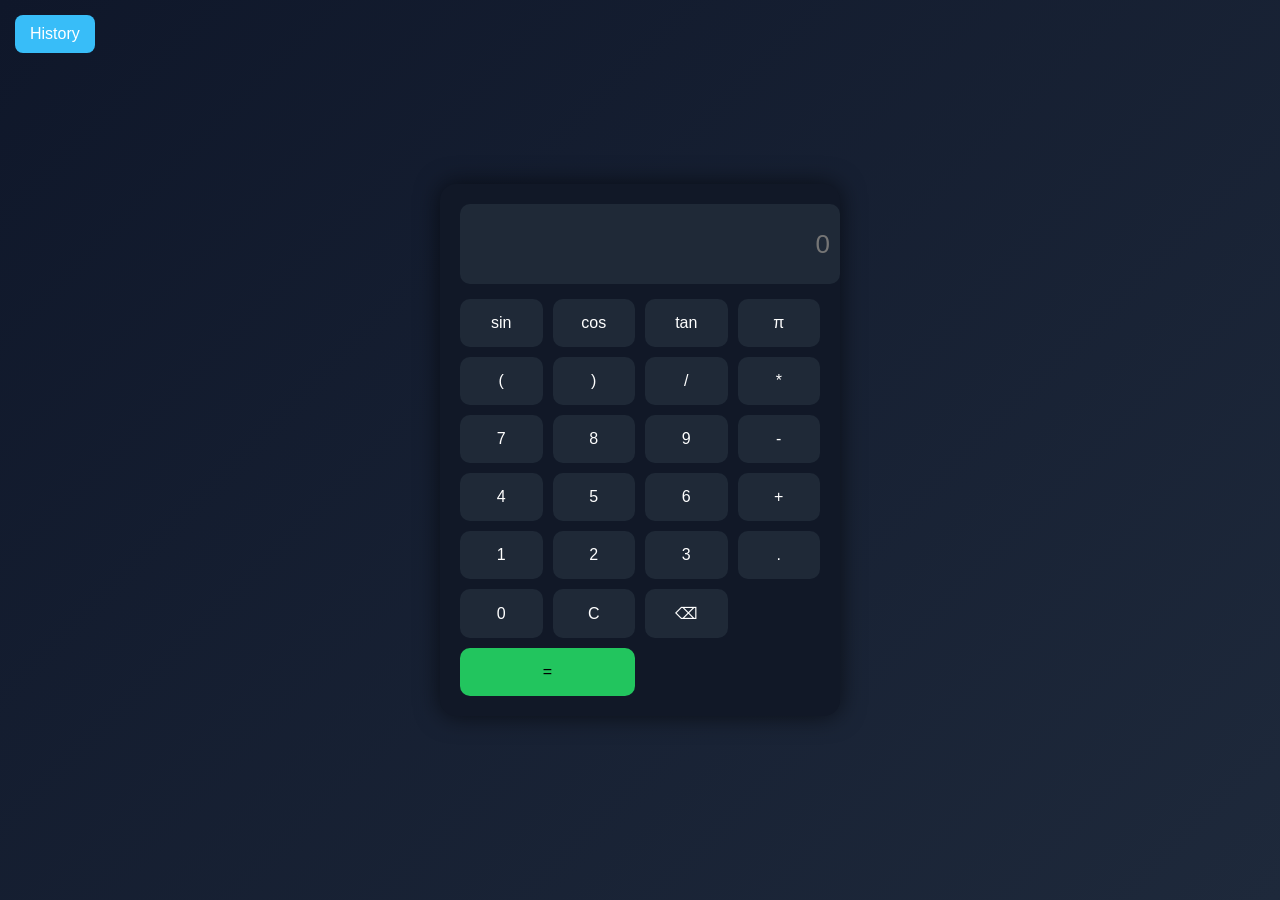
<file: Calculator/index.html>
<!DOCTYPE html>
<html lang="en">
<head>
  <meta charset="UTF-8">
  <title>Smart Calculator</title>
  <link rel="stylesheet" href="style.css">
</head>
<body>

<button id="toggleHistory">History</button>

<div class="history" id="history"></div>

<div class="container">

  <div class="calc">

    <input id="screen" disabled placeholder="0" />

    <div class="buttons">

      <button data="sin(">sin</button>
      <button data="cos(">cos</button>
      <button data="tan(">tan</button>
      <button data="π">π</button>

      <button data="(">(</button>
      <button data=")">)</button>
      <button data="/">/</button>
      <button data="*">*</button>

      <button data="7">7</button>
      <button data="8">8</button>
      <button data="9">9</button>
      <button data="-">-</button>

      <button data="4">4</button>
      <button data="5">5</button>
      <button data="6">6</button>
      <button data="+">+</button>

      <button data="1">1</button>
      <button data="2">2</button>
      <button data="3">3</button>
      <button data=".">.</button>

      <button data="0">0</button>
      <button id="clear">C</button>
      <button id="del">⌫</button>
      <button id="eq">=</button>

    </div>
  </div>

</div>

<script src="scripts.js"></script>
</body>
</html>
</file>
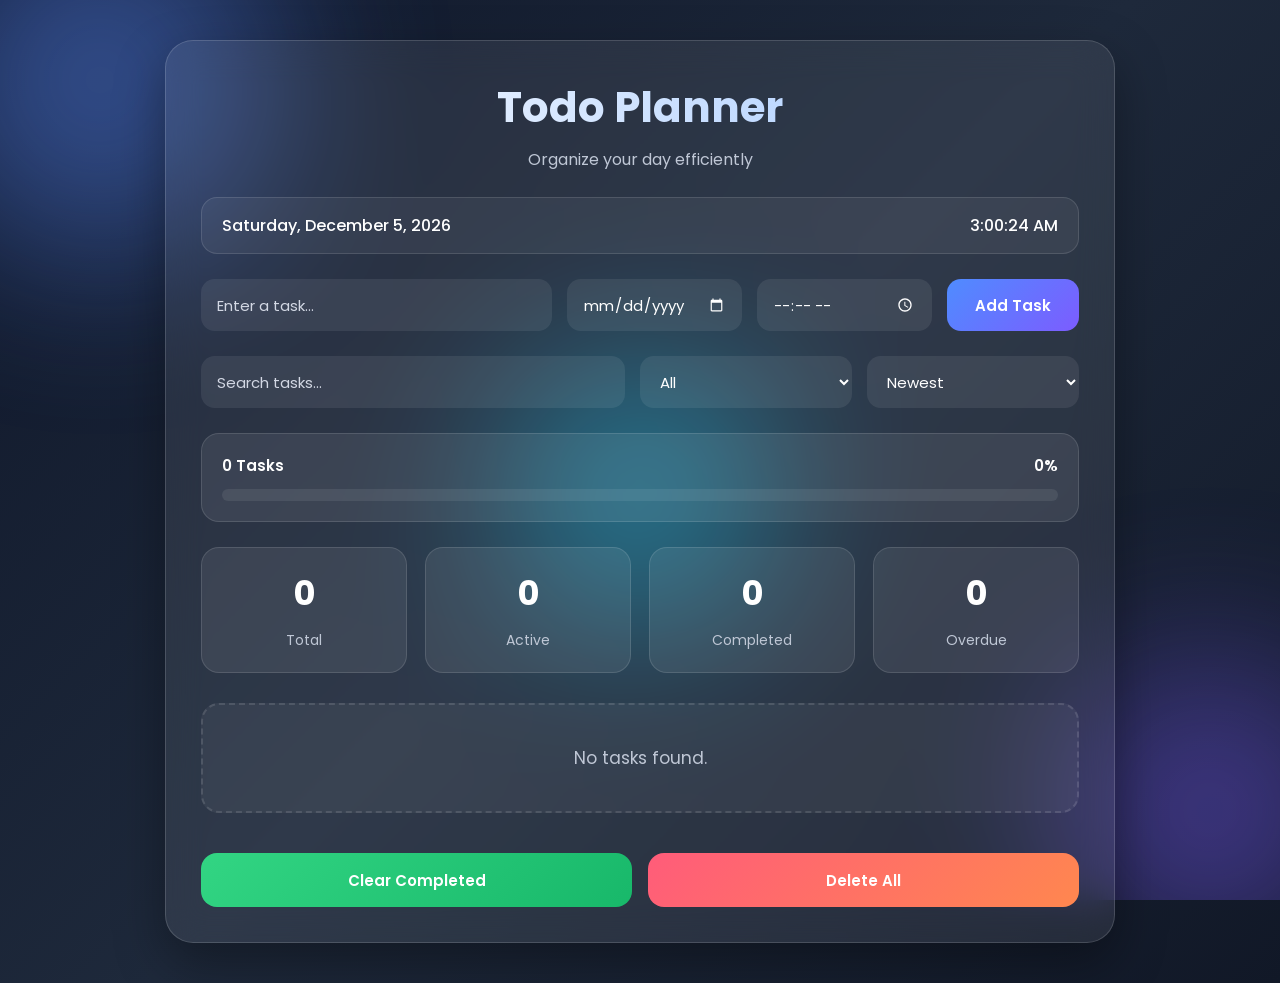
<file: Todoapp/index.html>
<!DOCTYPE html>
<html lang="en">

<head>

    <meta charset="UTF-8">

    <meta
        name="viewport"
        content="width=device-width, initial-scale=1.0">

    <title>Modern Todo App</title>

    <link
        rel="preconnect"
        href="https://fonts.googleapis.com">

    <link
        rel="preconnect"
        href="https://fonts.gstatic.com"
        crossorigin>

    <link
        href="https://fonts.googleapis.com/css2?family=Poppins:wght@300;400;500;600;700&display=swap"
        rel="stylesheet">

    <link
        rel="stylesheet"
        href="style.css">

</head>

<body>

<div class="background">

    <div class="blob blob1"></div>
    <div class="blob blob2"></div>
    <div class="blob blob3"></div>

</div>

<div class="container">

    <div class="app">

        <header>

            <h1>Todo Planner</h1>

            <p>
                Organize your day efficiently
            </p>

        </header>

        <div class="clock">

            <span id="currentDate"></span>

            <span id="currentTime"></span>

        </div>

        <div class="task-form">

            <input
                type="text"
                id="taskInput"
                placeholder="Enter a task...">

            <input
                type="date"
                id="taskDate">

            <input
                type="time"
                id="taskTime">

            <button id="addTask">

                Add Task

            </button>

        </div>

        <div class="toolbar">

            <input
                type="text"
                id="searchTask"
                placeholder="Search tasks...">

            <select id="filterTask">

                <option value="all">All</option>

                <option value="active">Active</option>

                <option value="completed">Completed</option>

                <option value="overdue">Overdue</option>

            </select>

            <select id="sortTask">

                <option value="newest">Newest</option>

                <option value="oldest">Oldest</option>

                <option value="date">Due Date</option>

                <option value="alphabet">Alphabetical</option>

            </select>

        </div>

        <div class="progress-card">

            <div class="progress-info">

                <span id="taskCounter">

                    0 Tasks

                </span>

                <span id="progressPercent">

                    0%

                </span>

            </div>

            <div class="progress">

                <div id="progressBar"></div>

            </div>

        </div>

        <div class="stats">

            <div class="stat">

                <h2 id="totalTasks">0</h2>

                <span>Total</span>

            </div>

            <div class="stat">

                <h2 id="activeTasks">0</h2>

                <span>Active</span>

            </div>

            <div class="stat">

                <h2 id="completedTasks">0</h2>

                <span>Completed</span>

            </div>

            <div class="stat">

                <h2 id="overdueTasks">0</h2>

                <span>Overdue</span>

            </div>

        </div>

        <div
            id="taskList"
            class="task-list">

        </div>

        <div class="actions">

            <button id="clearCompleted">

                Clear Completed

            </button>

            <button id="deleteAll">

                Delete All

            </button>

        </div>

    </div>

</div>

<div
    id="toast"
    class="toast">

</div>

<script src="script.js"></script>

</body>

</html>
</file>
<file: Calculator/style.css>
body {
  margin: 0;
  height: 100vh;
  font-family: Arial;
  display: flex;
  justify-content: center;
  align-items: center;
  background: linear-gradient(135deg, #0f172a, #1e293b);
  color: white;
}

/* CENTER CONTAINER */
.container {
  display: flex;
  justify-content: center;
  align-items: center;
}

/* CALCULATOR */
.calc {
  width: 360px;
  background: #111827;
  padding: 20px;
  border-radius: 16px;
  box-shadow: 0 0 25px rgba(0,0,0,0.6);
}

/* SCREEN */
#screen {
  width: 100%;
  height: 60px;
  font-size: 26px;
  text-align: right;
  padding: 10px;
  border: none;
  border-radius: 10px;
  background: #1f2937;
  color: white;
}

/* BUTTON GRID */
.buttons {
  display: grid;
  grid-template-columns: repeat(4, 1fr);
  gap: 10px;
  margin-top: 15px;
}

button {
  padding: 15px;
  border: none;
  border-radius: 10px;
  background: #1f2937;
  color: white;
  font-size: 16px;
  cursor: pointer;
  transition: 0.2s;
}

button:hover {
  background: #38bdf8;
  color: black;
  transform: scale(1.08);
}

button:active {
  transform: scale(0.95);
}

/* EQUAL BUTTON */
#eq {
  grid-column: span 2;
  background: #22c55e;
  color: black;
}

/* HISTORY BUTTON */
#toggleHistory {
  position: absolute;
  top: 15px;
  left: 15px;
  padding: 10px 15px;
  background: #38bdf8;
  border: none;
  border-radius: 8px;
  cursor: pointer;
}

/* HISTORY PANEL */
.history {
  position: absolute;
  top: 60px;
  left: 15px;
  width: 250px;
  max-height: 70vh;
  overflow-y: auto;
  background: #0f172a;
  border-radius: 10px;
  padding: 10px;
  display: none;
}

.history.show {
  display: block;
}

.history div {
  padding: 10px;
  border-bottom: 1px solid #334155;
  cursor: pointer;
}

.history div:hover {
  background: #1e293b;
}
</file>
<file: Todoapp/style.css>
*{
    margin:0;
    padding:0;
    box-sizing:border-box;
}

:root{

    --bg1:#0f172a;
    --bg2:#1e293b;
    --bg3:#111827;

    --card:rgba(255,255,255,0.08);
    --border:rgba(255,255,255,0.15);

    --primary:#4f8cff;
    --secondary:#7c5cff;

    --success:#32d583;
    --danger:#ff5c7a;
    --warning:#f6c453;

    --text:#ffffff;
    --muted:#bfc7d5;

    --shadow:0 20px 50px rgba(0,0,0,.35);

}

body{

    min-height:100vh;

    font-family:'Poppins',sans-serif;

    background:linear-gradient(
        135deg,
        var(--bg1),
        var(--bg2),
        var(--bg3));

    color:var(--text);

    overflow-x:hidden;

    display:flex;

    justify-content:center;

    align-items:center;

    padding:40px 20px;

}

.background{

    position:fixed;

    inset:0;

    overflow:hidden;

    z-index:-1;

}

.blob{

    position:absolute;

    border-radius:50%;

    filter:blur(90px);

    opacity:.45;

    animation:float 18s ease-in-out infinite;

}

.blob1{

    width:360px;

    height:360px;

    background:#5b8cff;

    top:-100px;

    left:-80px;

}

.blob2{

    width:300px;

    height:300px;

    background:#7c5cff;

    right:-80px;

    bottom:-60px;

    animation-delay:5s;

}

.blob3{

    width:260px;

    height:260px;

    background:#00d4ff;

    left:50%;

    top:55%;

    transform:translate(-50%,-50%);

    animation-delay:9s;

}

@keyframes float{

    0%{

        transform:translate(0,0) scale(1);

    }

    50%{

        transform:translate(45px,-35px) scale(1.15);

    }

    100%{

        transform:translate(0,0) scale(1);

    }

}

.container{

    width:100%;

    display:flex;

    justify-content:center;

}

.app{

    width:100%;

    max-width:950px;

    background:var(--card);

    backdrop-filter:blur(18px);

    border:1px solid var(--border);

    border-radius:28px;

    box-shadow:var(--shadow);

    padding:35px;

}

header{

    text-align:center;

    margin-bottom:25px;

}

header h1{

    font-size:42px;

    font-weight:700;

    background:linear-gradient(
        90deg,
        #ffffff,
        #9fc6ff);

    -webkit-background-clip:text;

    -webkit-text-fill-color:transparent;

}

header p{

    color:var(--muted);

    margin-top:8px;

}

.clock{

    display:flex;

    justify-content:space-between;

    align-items:center;

    margin-bottom:25px;

    background:rgba(255,255,255,.06);

    border:1px solid rgba(255,255,255,.12);

    border-radius:16px;

    padding:15px 20px;

    font-weight:500;

}

.task-form{

    display:grid;

    grid-template-columns:2fr 1fr 1fr auto;

    gap:15px;

    margin-bottom:25px;

}

.task-form input,

.toolbar input,

.toolbar select{

    width:100%;

    height:52px;

    border:none;

    outline:none;

    border-radius:14px;

    padding:0 16px;

    font-size:15px;

    background:rgba(255,255,255,.08);

    color:white;

    transition:.3s;

}

.task-form input:focus,

.toolbar input:focus,

.toolbar select:focus{

    background:rgba(255,255,255,.14);

    box-shadow:0 0 0 3px rgba(79,140,255,.35);

}

.task-form input::placeholder,

.toolbar input::placeholder{

    color:#d3d8e4;

}

.task-form button{

    padding:0 28px;

    border:none;

    border-radius:14px;

    cursor:pointer;

    font-size:15px;

    font-weight:600;

    color:white;

    background:linear-gradient(
        135deg,
        var(--primary),
        var(--secondary));

    transition:.3s;

}

.task-form button:hover{

    transform:translateY(-3px);

    box-shadow:0 12px 24px rgba(0,0,0,.3);

}

.task-form button:active{

    transform:scale(.98);

}

.toolbar{

    display:grid;

    grid-template-columns:2fr 1fr 1fr;

    gap:15px;

    margin-bottom:25px;

}

.toolbar select option{

    color:black;

}
.progress-card{

    background:rgba(255,255,255,.08);

    border:1px solid rgba(255,255,255,.12);

    border-radius:18px;

    padding:20px;

    margin-bottom:25px;

}

.progress-info{

    display:flex;

    justify-content:space-between;

    align-items:center;

    margin-bottom:12px;

    font-size:15px;

    font-weight:600;

}

.progress{

    width:100%;

    height:12px;

    background:rgba(255,255,255,.08);

    border-radius:20px;

    overflow:hidden;

}

#progressBar{

    width:0%;

    height:100%;

    border-radius:20px;

    background:linear-gradient(
        90deg,
        var(--primary),
        #00d4ff);

    transition:width .5s ease;

}

.stats{

    display:grid;

    grid-template-columns:repeat(4,1fr);

    gap:18px;

    margin-bottom:30px;

}

.stat{

    background:rgba(255,255,255,.08);

    border:1px solid rgba(255,255,255,.12);

    border-radius:18px;

    padding:20px;

    text-align:center;

    transition:.3s;

}

.stat:hover{

    transform:translateY(-5px);

    background:rgba(255,255,255,.12);

}

.stat h2{

    font-size:34px;

    margin-bottom:8px;

}

.stat span{

    color:var(--muted);

    font-size:14px;

}

.task-list{

    display:flex;

    flex-direction:column;

    gap:16px;

    margin-bottom:30px;

    min-height:120px;

}

.task{

    display:flex;

    align-items:center;

    gap:18px;

    background:rgba(255,255,255,.08);

    border:1px solid rgba(255,255,255,.12);

    border-radius:18px;

    padding:18px;

    transition:.3s;

    animation:taskAppear .35s ease;

}

.task:hover{

    transform:translateY(-4px);

    background:rgba(255,255,255,.12);

    box-shadow:0 15px 30px rgba(0,0,0,.25);

}

@keyframes taskAppear{

    from{

        opacity:0;

        transform:translateY(20px);

    }

    to{

        opacity:1;

        transform:translateY(0);

    }

}

.task.completed{

    opacity:.75;

    border-color:rgba(50,213,131,.5);

}

.task.completed .task-title{

    text-decoration:line-through;

    color:#98a6bc;

}

.task.overdue{

    border-left:5px solid var(--danger);

}

.task input[type="checkbox"]{

    width:22px;

    height:22px;

    accent-color:var(--success);

    cursor:pointer;

    flex-shrink:0;

}

.task-content{

    flex:1;

    display:flex;

    flex-direction:column;

    gap:8px;

}

.task-title{

    font-size:18px;

    font-weight:600;

    word-break:break-word;

}

.task-date{

    font-size:13px;

    color:var(--muted);

}

.task-actions{

    display:flex;

    gap:10px;

}

.task-actions button{

    border:none;

    cursor:pointer;

    padding:10px 16px;

    border-radius:12px;

    color:white;

    font-size:14px;

    font-weight:600;

    transition:.25s;

}

.edit-btn{

    background:linear-gradient(
        135deg,
        #4f8cff,
        #6a5cff);

}

.delete-btn{

    background:linear-gradient(
        135deg,
        #ff5c7a,
        #ff7b54);

}

.task-actions button:hover{

    transform:translateY(-2px);

    box-shadow:0 10px 20px rgba(0,0,0,.25);

}

.actions{

    display:flex;

    gap:16px;

}

.actions button{

    flex:1;

    height:54px;

    border:none;

    border-radius:16px;

    font-size:15px;

    font-weight:600;

    cursor:pointer;

    color:white;

    transition:.3s;

}

#clearCompleted{

    background:linear-gradient(
        135deg,
        var(--success),
        #18b86a);

}

#deleteAll{

    background:linear-gradient(
        135deg,
        var(--danger),
        #ff874f);

}

.actions button:hover{

    transform:translateY(-3px);

    box-shadow:0 12px 24px rgba(0,0,0,.3);

}

.toast{

    position:fixed;

    bottom:30px;

    right:30px;

    background:rgba(22,22,30,.95);

    color:white;

    padding:15px 22px;

    border-radius:14px;

    opacity:0;

    pointer-events:none;

    transform:translateY(20px);

    transition:.35s;

    border:1px solid rgba(255,255,255,.12);

    backdrop-filter:blur(10px);

    z-index:1000;

}

.toast.show{

    opacity:1;

    transform:translateY(0);

}

.empty-message{

    text-align:center;

    padding:40px;

    color:var(--muted);

    background:rgba(255,255,255,.05);

    border:2px dashed rgba(255,255,255,.12);

    border-radius:18px;

    font-size:17px;

}
.task-form button,
.actions button,
.task-actions button{

    position:relative;

    overflow:hidden;

}

.task-form button::before,
.actions button::before,
.task-actions button::before{

    content:"";

    position:absolute;

    top:0;

    left:-120%;

    width:120%;

    height:100%;

    background:linear-gradient(
        90deg,
        transparent,
        rgba(255,255,255,.35),
        transparent);

    transition:left .7s ease;

}

.task-form button:hover::before,
.actions button:hover::before,
.task-actions button:hover::before{

    left:130%;

}

.task:hover{

    border-color:rgba(79,140,255,.45);

}

.task-form input:hover,
.toolbar input:hover,
.toolbar select:hover{

    background:rgba(255,255,255,.12);

}

input[type="date"]::-webkit-calendar-picker-indicator,
input[type="time"]::-webkit-calendar-picker-indicator{

    cursor:pointer;

    filter:invert(1);

}

.task-form input[type="date"],
.task-form input[type="time"]{

    color:white;

}

.task-form input[type="date"]:invalid,
.task-form input[type="time"]:invalid{

    color:#bfc7d5;

}

button{

    font-family:"Poppins",sans-serif;

}

input,
select{

    font-family:"Poppins",sans-serif;

}

::-webkit-scrollbar{

    width:10px;

    height:10px;

}

::-webkit-scrollbar-track{

    background:#111827;

}

::-webkit-scrollbar-thumb{

    background:#4f8cff;

    border-radius:30px;

}

::-webkit-scrollbar-thumb:hover{

    background:#6b9eff;

}

::selection{

    background:#4f8cff;

    color:white;

}

@media (max-width:900px){

    .task-form{

        grid-template-columns:1fr;

    }

    .toolbar{

        grid-template-columns:1fr;

    }

    .stats{

        grid-template-columns:repeat(2,1fr);

    }

}

@media (max-width:600px){

    body{

        padding:20px 12px;

    }

    .app{

        padding:22px;

        border-radius:22px;

    }

    header h1{

        font-size:32px;

    }

    .clock{

        flex-direction:column;

        gap:8px;

        text-align:center;

    }

    .task{

        flex-direction:column;

        align-items:flex-start;

    }

    .task-actions{

        width:100%;

    }

    .task-actions button{

        flex:1;

    }

    .actions{

        flex-direction:column;

    }

    .stats{

        grid-template-columns:1fr;

    }

    .progress-info{

        flex-direction:column;

        gap:8px;

        align-items:flex-start;

    }

}

@media (max-width:420px){

    header h1{

        font-size:28px;

    }

    .task-title{

        font-size:16px;

    }

    .task-date{

        font-size:12px;

    }

    .stat h2{

        font-size:28px;

    }

    .task-form button{

        width:100%;

    }

}

.fade-in{

    animation:fadeIn .35s ease;

}

.fade-out{

    animation:fadeOut .25s ease forwards;

}

@keyframes fadeIn{

    from{

        opacity:0;

        transform:translateY(10px);

    }

    to{

        opacity:1;

        transform:translateY(0);

    }

}

@keyframes fadeOut{

    from{

        opacity:1;

        transform:scale(1);

    }

    to{

        opacity:0;

        transform:scale(.95);

    }

}

.hidden{

    display:none !important;

}
</file>
